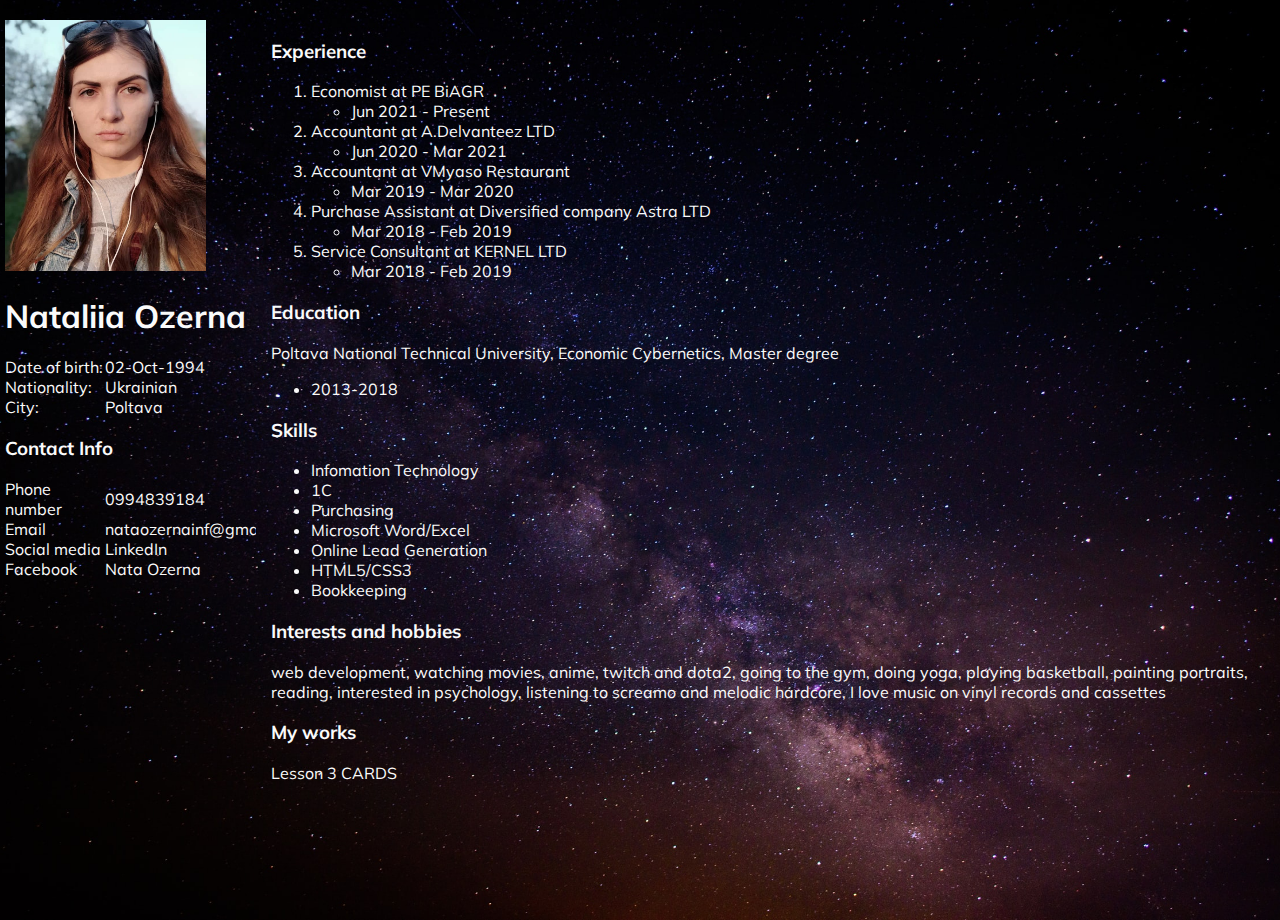
<file: index.html>
<!DOCTYPE html>
<html lang="en">
<head>
    <meta charset="UTF-8">
    <meta http-equiv="X-UA-Compatible" content="IE=edge">
    <meta name="viewport" content="width=device-width, initial-scale=1.0">
    <title>less01homework</title>
    <link rel="preconnect" href="https://fonts.googleapis.com">
    <link rel="preconnect" href="https://fonts.gstatic.com" crossorigin>
    <link href="https://fonts.googleapis.com/css2?family=Mulish:wght@400;700&display=swap" rel="stylesheet">
    <link rel="stylesheet" href="style.css">
</head>
<body>
<div class="container">
    <div class="osnova">
        <div class="zag">
            <div class="zag__photo">            
                <img class="kartinka" src="images/photo1.jpg" alt="Nata Ozerna">
            </div>
            <h1>Nataliia Ozerna</h1>
            <div class="main_info">
                <div class="info_name">
                    Date of birth:
                </div>
                <div class="info_status">
                    02-Oct-1994
                </div>
                <div class="info_name">
                    Nationality:
                </div>
                <div class="info_status">
                    Ukrainian
                </div>
                <div class="info_name">
                    City:
                </div>
                <div class="info_status">
                    Poltava
                </div>
            </div>       
            <h3>Contact Info</h3>
            <div class="main_info">
                <div class="info_name">
                    Phone number
                </div>
                <div class="info_status">
                    <a href="tel:0994839184">
                    0994839184
                    </a>
                </div>
                <div class="info_name">
                    Email
                </div>
                <div class="info_status">
                    <a href="mailto:nataozernainf@gmail.com">
                    nataozernainf@gmail.com
                    </a>
                </div>
                <div class="info_name">
                    Social media
                </div>
                <div class="info_status">
                    <a href="https://www.linkedin.com/in/nata-ozerna/"target="_blank">LinkedIn</a>
                </div>
                <div class="info_name">
                    Facebook
                </div>
                <div class="info_status">
                    <a href="https://www.facebook.com/NataOzerna"target="_blank">Nata Ozerna</a>
                </div>
            </div>       
        </div>
        <div class="inf">
            <h3>Experience</h3>
                <ol>
                    <li>Economist at PE BiAGR
                        <ul>
                            <li>Jun 2021 - Present</li>
                        </ul>
                    </li>
                    <li>Accountant at A.Delvanteez LTD
                        <ul>
                            <li>Jun 2020 - Mar 2021</li>
                        </ul>
                    </li>
                    <li>Accountant at VMyaso Restaurant
                        <ul>
                            <li>Mar 2019 - Mar 2020</li>
                        </ul>
                    </li>
                    <li>Purchase Assistant at Diversified company Astra LTD
                        <ul>
                            <li>Mar 2018 - Feb 2019</li>
                        </ul>
                    </li>
                    <li>Service Consultant at KERNEL LTD
                        <ul>
                            <li>Mar 2018 - Feb 2019</li>
                        </ul>
                    </li>
                </ol>
            <h3>Education</h3> 
                <p>Poltava National Technical University, Economic Cybernetics, Master degree</p>
                    <ul>
                <li>2013-2018</li>
                    </ul>
            <h3>Skills</h3>
                <ul>
            <li>Infomation Technology</li>
            <li>1C</li>
            <li>Purchasing</li>
            <li>Microsoft Word/Excel</li>
            <li>Online Lead Generation</li>
            <li>HTML5/CSS3</li>
            <li>Bookkeeping</li>
                </ul>
            <h3>Interests and hobbies</h3>
                <p>web development, watching movies, anime, twitch and dota2, going to the gym, doing yoga, playing basketball, painting portraits, reading, interested in psychology, listening to screamo and melodic hardcore, I love music on vinyl records and cassettes</p>
            <h3>
                My works
            </h3>
            <p><a href="Less3/">Lesson 3 CARDS</a></p>
        </div>
    </div>
    
</div>
</body>
</html>
</file>
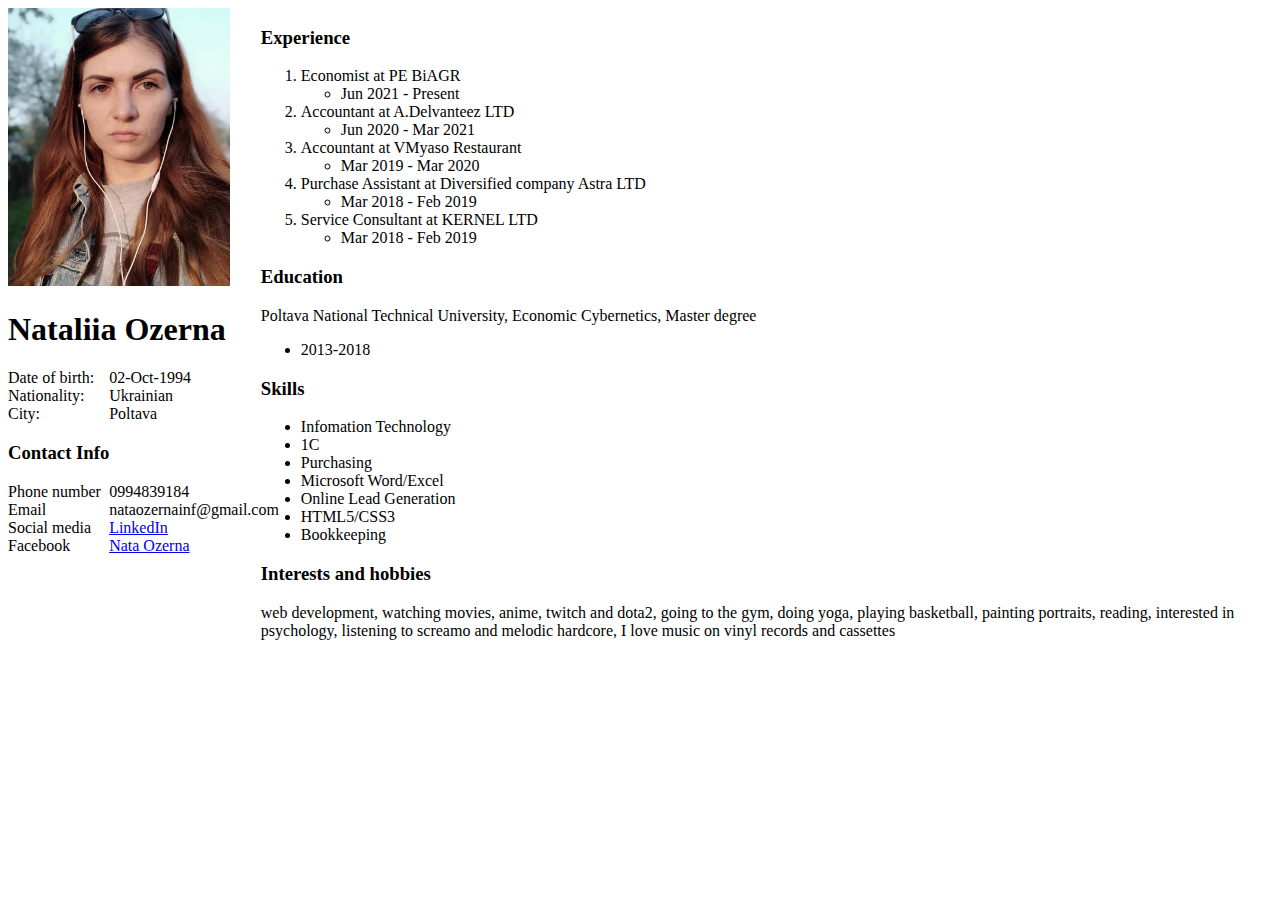
<file: less01/index.html>
<!DOCTYPE html>
<html lang="en">
<head>
    <meta charset="UTF-8">
    <meta http-equiv="X-UA-Compatible" content="IE=edge">
    <meta name="viewport" content="width=device-width, initial-scale=1.0">
    <title>less01homework</title>
    <style>
        .osnova {
          display: flex;   
        }
        .zag {
            width: 20%;
        }
        .kartinka {
            width: 88%;
        }
        .inf {
            width: 80%;
        }
        .version {
            text-align: center;
        }
        .main_info{
            display: flex;
            justify-content: space-between;
            align-items: center;
            width: 80%;
            flex-wrap: wrap;
        }
        .info_status, .info_name{
            width: 50%;
        }
        </style>
</head>
<body>

<div class="osnova">
    <div class="zag">
        <img class="kartinka" src="images/photo1.jpg" alt="Nata Ozerna">
        <h1>Nataliia Ozerna</h1>
        <div class="main_info">
            <div class="info_name">
                Date of birth:
            </div>
            <div class="info_status">
                02-Oct-1994
            </div>
            <div class="info_name">
                Nationality:
            </div>
            <div class="info_status">
                Ukrainian
            </div>
            <div class="info_name">
                City:
            </div>
            <div class="info_status">
                Poltava
            </div>
        </div>       
        <h3>Contact Info</h3>
        <div class="main_info">
            <div class="info_name">
                Phone number
            </div>
            <div class="info_status">
                0994839184
            </div>
            <div class="info_name">
                Email
            </div>
            <div class="info_status">
                nataozernainf@gmail.com
            </div>
            <div class="info_name">
                Social media
            </div>
            <div class="info_status">
                <a href="https://www.linkedin.com/in/nata-ozerna/"target="_blank">LinkedIn</a>
            </div>
            <div class="info_name">
                Facebook
            </div>
            <div class="info_status">
                <a href="https://www.facebook.com/NataOzerna"target="_blank">Nata Ozerna</a>
            </div>
        </div>       
    </div>
    <div class="inf">
        <h3>Experience</h3>
            <ol>
                <li>Economist at PE BiAGR
                    <ul>
                        <li>Jun 2021 - Present</li>
                    </ul>
                </li>
                <li>Accountant at A.Delvanteez LTD
                    <ul>
                        <li>Jun 2020 - Mar 2021</li>
                    </ul>
                </li>
                <li>Accountant at VMyaso Restaurant
                    <ul>
                        <li>Mar 2019 - Mar 2020</li>
                    </ul>
                </li>
                <li>Purchase Assistant at Diversified company Astra LTD
                    <ul>
                        <li>Mar 2018 - Feb 2019</li>
                    </ul>
                </li>
                <li>Service Consultant at KERNEL LTD
                    <ul>
                        <li>Mar 2018 - Feb 2019</li>
                    </ul>
                </li>
            </ol>
        <h3>Education</h3> 
            <p>Poltava National Technical University, Economic Cybernetics, Master degree</p>
                <ul>
            <li>2013-2018</li>
                </ul>
        <h3>Skills</h3>
            <ul>
        <li>Infomation Technology</li>
        <li>1C</li>
        <li>Purchasing</li>
        <li>Microsoft Word/Excel</li>
        <li>Online Lead Generation</li>
        <li>HTML5/CSS3</li>
        <li>Bookkeeping</li>
            </ul>
        <h3>Interests and hobbies</h3>
            <p>web development, watching movies, anime, twitch and dota2, going to the gym, doing yoga, playing basketball, painting portraits, reading, interested in psychology, listening to screamo and melodic hardcore, I love music on vinyl records and cassettes</p>
    </div>
</div>
</body>
</html>
</file>
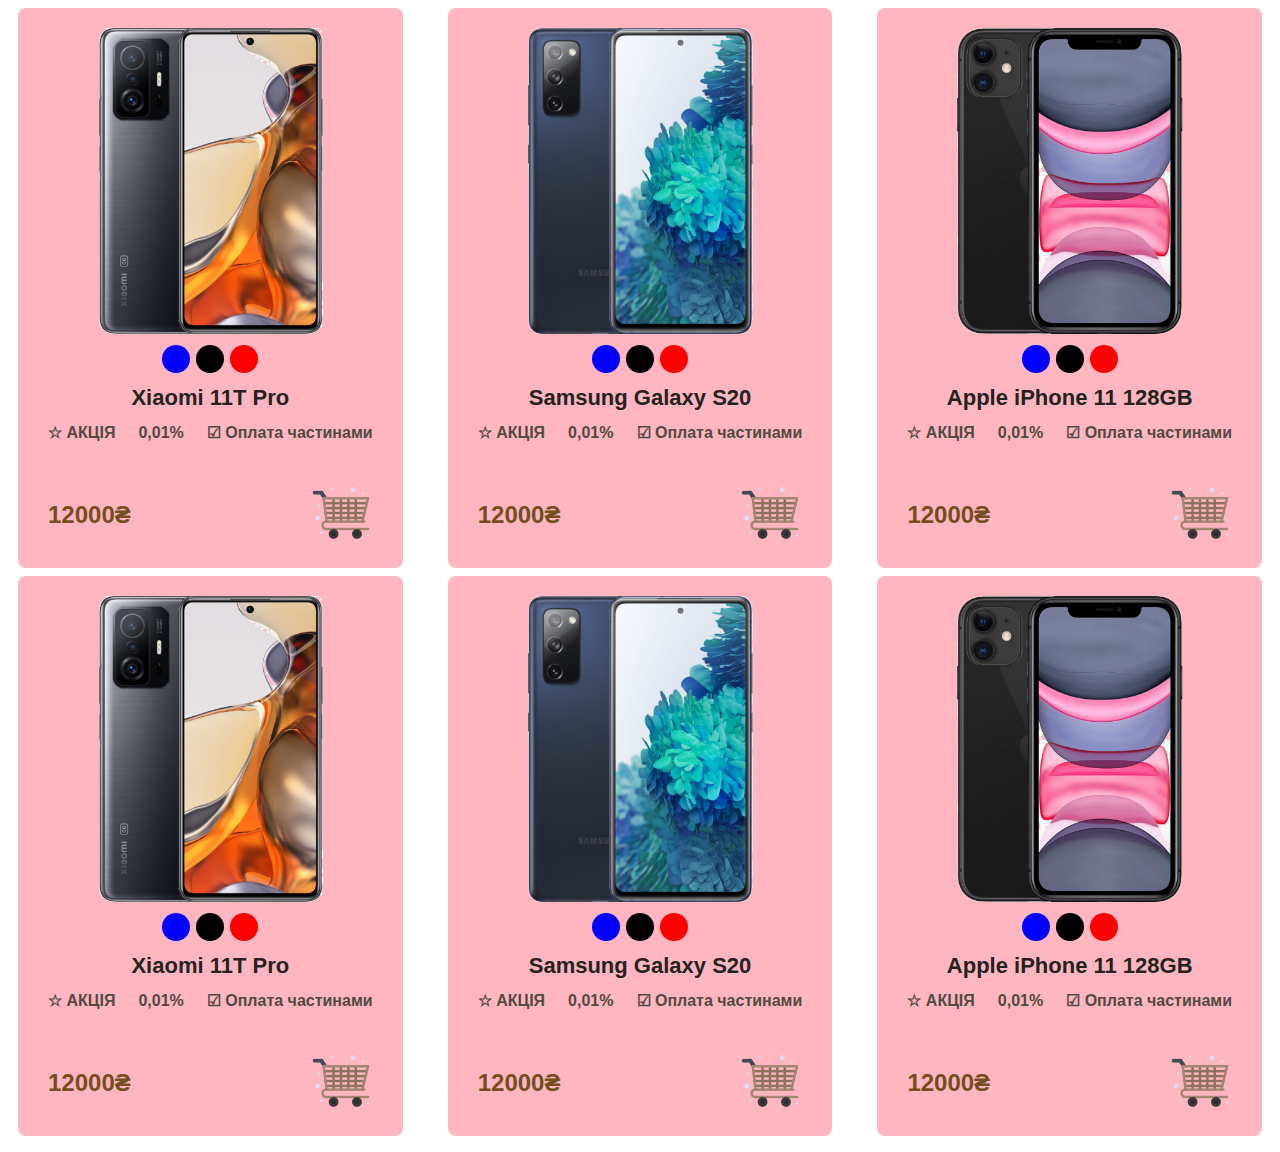
<file: Less3/index.html>
<!DOCTYPE html>
<html lang="en">
<head>
    <meta charset="UTF-8">
    <meta http-equiv="X-UA-Compatible" content="IE=edge">
    <meta name="viewport" content="width=device-width, initial-scale=1.0">
    <title>Cards</title>
    <link rel="stylesheet" href="style.css">
</head>
<body>
    <div class="container">
        <ul class="cards">
            <li class="cards__item">
                <div class="item__content">
                    <div class="item__img">
                        <img src="images/phone1.png" alt="phone1"> 
                    </div>
                    <div class="item__char">
                        <div class="item__char-blue"></div>
                        <div class="item__char-black"></div>
                        <div class="item__char-red"></div>
                    </div>
                    <h3 class="item__header"><a class="item__header-link" src="#">Xiaomi 11T Pro</a></h3>
                    <div class="item__sale">
                        <div class="sale__action">&#9734 АКЦІЯ</div>
                        <div class="sale__credit">0,01%</div>
                        <div class="sale__parts">&#9745; Оплата частинами</div>
                    </div>
                </div>
                <div class="item__footer">
                    <div class="item__price">12000&#8372;</div>
                    <div class="item__cart"><img src="images/cart.png"/></div>
                </div>
            </li> 
            <li class="cards__item">
                <div class="item__content">
                    <div class="item__img"><img src="images/phone2.png" alt="phone1"> </div>
                    <div class="item__char">
                        <div class="item__char-blue"></div>
                        <div class="item__char-black"></div>
                        <div class="item__char-red"></div>
                    </div>
                    <h3 class="item__header"><a class="item__header-link" src="#">Samsung Galaxy S20</a></h3>
                    <div class="item__sale">
                        <div class="sale__action">&#9734 АКЦІЯ</div>
                        <div class="sale__credit">0,01%</div>
                        <div class="sale__parts">&#9745; Оплата частинами</div>
                    </div>
                </div>
                <div class="item__footer">
                    <div class="item__price">12000&#8372;</div>
                    <div class="item__cart"><img src="images/cart.png"/></div>
                </div>
            </li> 
            <li class="cards__item">
                <div class="item__content">
                    <div class="item__img"><img src="images/phone3.png" alt="phone1"> </div>
                    <div class="item__char">
                        <div class="item__char-blue"></div>
                        <div class="item__char-black"></div>
                        <div class="item__char-red"></div>
                    </div>
                    <h3 class="item__header"><a class="item__header-link" src="#">Apple iPhone 11 128GB</a></h3>
                    <div class="item__sale">
                        <div class="sale__action">&#9734 АКЦІЯ</div>
                        <div class="sale__credit">0,01%</div>
                        <div class="sale__parts">&#9745; Оплата частинами</div>
                    </div>
                </div>
                <div class="item__footer">
                    <div class="item__price">12000&#8372;</div>
                    <div class="item__cart"><img src="images/cart.png"/></div>
                </div>
            </li> 
            <li class="cards__item">
                <div class="item__content">
                    <div class="item__img"><img src="images/phone1.png" alt="phone1"> </div>
                    <div class="item__char">
                        <div class="item__char-blue"></div>
                        <div class="item__char-black"></div>
                        <div class="item__char-red"></div>
                    </div>
                    <h3 class="item__header"><a class="item__header-link" src="#">Xiaomi 11T Pro</a></h3>
                    <div class="item__sale">
                        <div class="sale__action">&#9734 АКЦІЯ</div>
                        <div class="sale__credit">0,01%</div>
                        <div class="sale__parts">&#9745; Оплата частинами</div>
                    </div>
                </div>
                <div class="item__footer">
                    <div class="item__price">12000&#8372;</div>
                    <div class="item__cart"><img src="images/cart.png"/></div>
                </div>
            </li> 
            <li class="cards__item">
                <div class="item__content">
                    <div class="item__img"><img src="images/phone2.png" alt="phone1"> </div>
                    <div class="item__char">
                        <div class="item__char-blue"></div>
                        <div class="item__char-black"></div>
                        <div class="item__char-red"></div>
                    </div>
                    <h3 class="item__header"><a class="item__header-link" src="#">Samsung Galaxy S20</a></h3>
                    <div class="item__sale">
                        <div class="sale__action">&#9734 АКЦІЯ</div>
                        <div class="sale__credit">0,01%</div>
                        <div class="sale__parts">&#9745; Оплата частинами</div>
                    </div>
                </div>
                <div class="item__footer">
                    <div class="item__price">12000&#8372;</div>
                    <div class="item__cart"><img src="images/cart.png"/></div>
                </div>
            </li> 
            <li class="cards__item">
                <div class="item__content">
                    <div class="item__img"><img src="images/phone3.png" alt="phone1"> </div>
                    <div class="item__char">
                        <div class="item__char-blue"></div>
                        <div class="item__char-black"></div>
                        <div class="item__char-red"></div>
                    </div>
                    <h3 class="item__header"><a class="item__header-link" src="#">Apple iPhone 11 128GB</a></h3>
                    <div class="item__sale">
                        <div class="sale__action">&#9734 АКЦІЯ</div>
                        <div class="sale__credit">0,01%</div>
                        <div class="sale__parts">&#9745; Оплата частинами</div>
                    </div>
                </div>
                <div class="item__footer">
                    <div class="item__price">12000&#8372;</div>
                    <div class="item__cart"><img src="images/cart.png"/></div>
                </div>
            </li> 
        </ul>
    </div>
</body>
</html>
</file>
<file: style.css>
*{
    box-sizing: border-box;
}
a{
    color: #fafafa;
    cursor: pointer;
    text-decoration: none;
}
body{
    font-family: 'Mulish', sans-serif;
    overflow: hidden;
    margin: 0;
    background-image: url(images/bg.jpg);
    background-position: center;
    background-color: #c2d8cb;
    background-repeat: no-repeat;
    background-size: cover;
    height: 100vh;
    color: #fafafa;

}
.container{
    max-width: 1610px;
    margin: 0 auto;
    padding: 0 5px 0 5px;
}

.osnova {
    display: flex;
    margin-top: 20px;  
}
.zag {
    width: 20%;
    overflow: hidden;
    margin-right: 15px;
}

.kartinka {
    width: 80%;
}
.inf {
    width: 80%;
}
/*  */
.main_info{
    display: flex;
    justify-content: space-between;
    align-items: center;
    width: 80%;
    flex-wrap: wrap;
}
.info_status, .info_name{
    width: 50%;
}
</file>
<file: Less3/style.css>
*{
    box-sizing: border-box;
    margin: 0;
    padding: 0;
}
body{
    font-family: sans-serif;
    font-size: 12px;
    font-weight: normal;
    height: 100%;
    width: 100%;
}
ul{
    list-style: none;
}
a{
    display: block;
    text-decoration: none;
    color: inherit;
    cursor: pointer;
}
.container{
    max-width: 1380px;
    padding: 0 10px;
    margin: 0 auto;
}
.cards{
    width: 100%;
    display: flex;
    flex-wrap: wrap;
    justify-content: space-between;
    padding: 8px;
}
.cards__item{
    width: calc(33.33% - 30px);
    height: 100%;
    padding: 20px 30px;
    display: flex;
    flex-direction: column;
    background-color: lightpink;
    margin-bottom: 8px;
    border-radius: 8px;
    height: 560px;
}
.item__img img{
    text-align: center;
    width: 100%;
}
.item__img{
    margin-bottom: 8px;
}
.item__char{
    display: flex;
    justify-content: center;
    margin-bottom: 12px;

}
.item__char div{
    width: 28px;
    height: 28px;
    border-radius: 50%;
    margin: 0 3px;
    border: 3px solid transparent;
    cursor: pointer;
    transition: all .5s ease;
}
.item__char-blue{
    background-color: #0000ff;
}
.item__char-black{
    background-color: #000000;
}
.item__char-red{
    background-color: #ff0000;
}
.item__char div:hover{
    border: 3px solid #ffb6c1;
    transform: scale(1.1);
}
.item__header{
    text-align: center;
    font-size: 22px;
    margin-bottom: 12px;
    color: #252320;
}
.item__sale{
    display: flex;
    justify-content: space-between;
    align-items: center;
    margin-bottom: 8px;
    flex-wrap: wrap;
}
.sale__action, .sale__credit, .sale__parts{
    font-size: 16px;
    font-weight: bold;
    text-align: center;
    color: #514a40;
}
.item__footer{
    display: flex;
    justify-content: space-between;
    flex: 0 0 auto;
    align-items: center;
}
.item__content{
    flex: 1 0 auto;
}
.item__price{
    font-size: 24px;
    font-weight: bolder;
    color: #734e1e;
}
</file>
